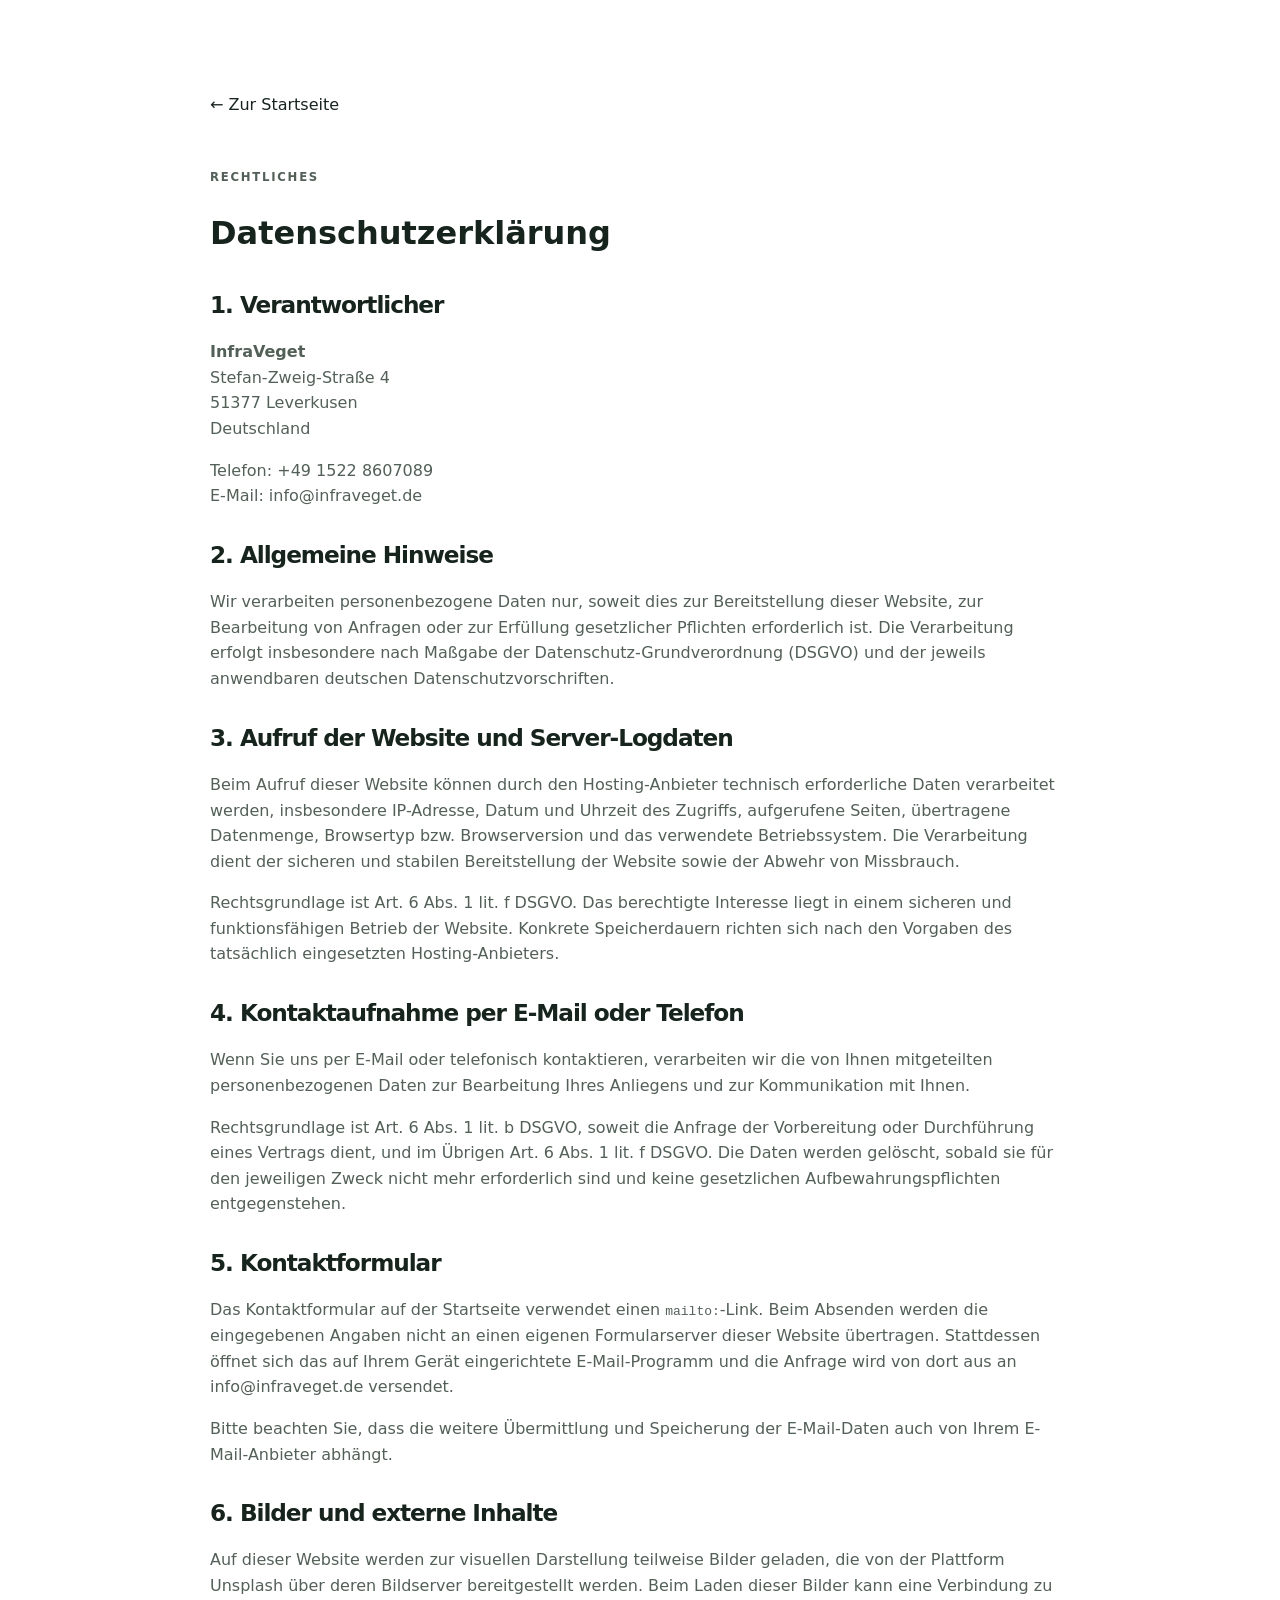
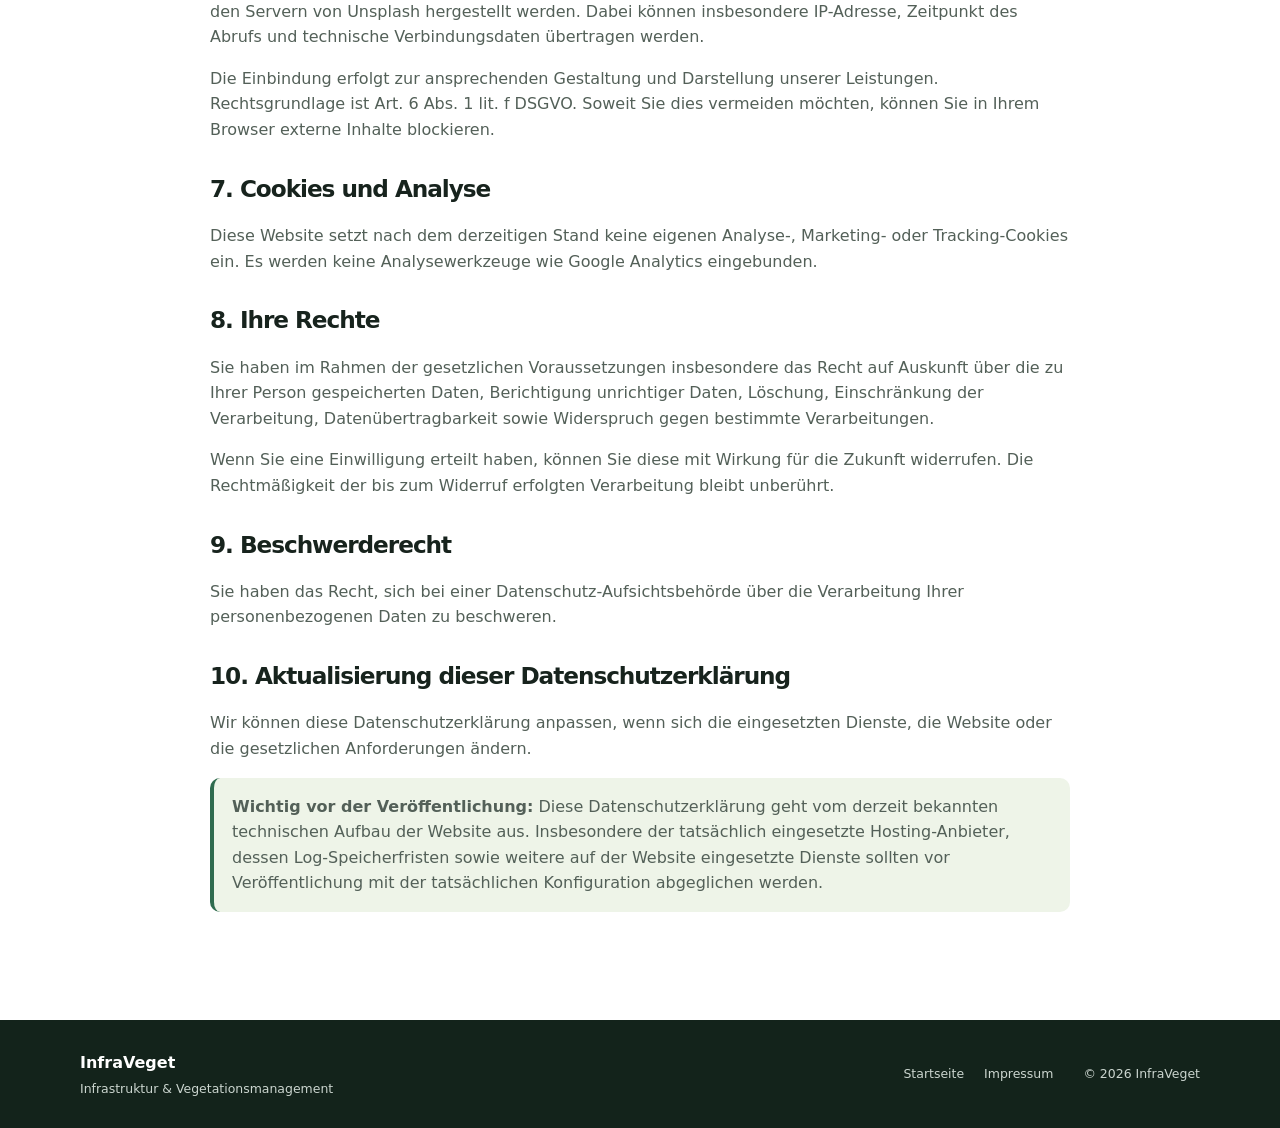
<file: datenschutz.html>
<!doctype html>
<html lang="de">
<head><meta charset="utf-8"><meta name="viewport" content="width=device-width,initial-scale=1"><title>Datenschutzerklärung | InfraVeget</title><link rel="icon" href="assets/logo.png" type="image/png"><link rel="stylesheet" href="styles.css"></head>
<body>
<main class="section"><div class="container legal-page">
<a href="index.html">← Zur Startseite</a>
<p class="eyebrow" style="margin-top:50px">Rechtliches</p>
<h1>Datenschutzerklärung</h1>

<h2>1. Verantwortlicher</h2>
<p><strong>InfraVeget</strong><br>Stefan-Zweig-Straße 4<br>51377 Leverkusen<br>Deutschland</p>
<p>Telefon: +49 1522 8607089<br>E-Mail: <a href="mailto:info@infraveget.de">info@infraveget.de</a></p>

<h2>2. Allgemeine Hinweise</h2>
<p>Wir verarbeiten personenbezogene Daten nur, soweit dies zur Bereitstellung dieser Website, zur Bearbeitung von Anfragen oder zur Erfüllung gesetzlicher Pflichten erforderlich ist. Die Verarbeitung erfolgt insbesondere nach Maßgabe der Datenschutz-Grundverordnung (DSGVO) und der jeweils anwendbaren deutschen Datenschutzvorschriften.</p>

<h2>3. Aufruf der Website und Server-Logdaten</h2>
<p>Beim Aufruf dieser Website können durch den Hosting-Anbieter technisch erforderliche Daten verarbeitet werden, insbesondere IP-Adresse, Datum und Uhrzeit des Zugriffs, aufgerufene Seiten, übertragene Datenmenge, Browsertyp bzw. Browserversion und das verwendete Betriebssystem. Die Verarbeitung dient der sicheren und stabilen Bereitstellung der Website sowie der Abwehr von Missbrauch.</p>
<p>Rechtsgrundlage ist Art. 6 Abs. 1 lit. f DSGVO. Das berechtigte Interesse liegt in einem sicheren und funktionsfähigen Betrieb der Website. Konkrete Speicherdauern richten sich nach den Vorgaben des tatsächlich eingesetzten Hosting-Anbieters.</p>

<h2>4. Kontaktaufnahme per E-Mail oder Telefon</h2>
<p>Wenn Sie uns per E-Mail oder telefonisch kontaktieren, verarbeiten wir die von Ihnen mitgeteilten personenbezogenen Daten zur Bearbeitung Ihres Anliegens und zur Kommunikation mit Ihnen.</p>
<p>Rechtsgrundlage ist Art. 6 Abs. 1 lit. b DSGVO, soweit die Anfrage der Vorbereitung oder Durchführung eines Vertrags dient, und im Übrigen Art. 6 Abs. 1 lit. f DSGVO. Die Daten werden gelöscht, sobald sie für den jeweiligen Zweck nicht mehr erforderlich sind und keine gesetzlichen Aufbewahrungspflichten entgegenstehen.</p>

<h2>5. Kontaktformular</h2>
<p>Das Kontaktformular auf der Startseite verwendet einen <code>mailto:</code>-Link. Beim Absenden werden die eingegebenen Angaben nicht an einen eigenen Formularserver dieser Website übertragen. Stattdessen öffnet sich das auf Ihrem Gerät eingerichtete E-Mail-Programm und die Anfrage wird von dort aus an <a href="mailto:info@infraveget.de">info@infraveget.de</a> versendet.</p>
<p>Bitte beachten Sie, dass die weitere Übermittlung und Speicherung der E-Mail-Daten auch von Ihrem E-Mail-Anbieter abhängt.</p>

<h2>6. Bilder und externe Inhalte</h2>
<p>Auf dieser Website werden zur visuellen Darstellung teilweise Bilder geladen, die von der Plattform Unsplash über deren Bildserver bereitgestellt werden. Beim Laden dieser Bilder kann eine Verbindung zu den Servern von Unsplash hergestellt werden. Dabei können insbesondere IP-Adresse, Zeitpunkt des Abrufs und technische Verbindungsdaten übertragen werden.</p>
<p>Die Einbindung erfolgt zur ansprechenden Gestaltung und Darstellung unserer Leistungen. Rechtsgrundlage ist Art. 6 Abs. 1 lit. f DSGVO. Soweit Sie dies vermeiden möchten, können Sie in Ihrem Browser externe Inhalte blockieren.</p>

<h2>7. Cookies und Analyse</h2>
<p>Diese Website setzt nach dem derzeitigen Stand keine eigenen Analyse-, Marketing- oder Tracking-Cookies ein. Es werden keine Analysewerkzeuge wie Google Analytics eingebunden.</p>

<h2>8. Ihre Rechte</h2>
<p>Sie haben im Rahmen der gesetzlichen Voraussetzungen insbesondere das Recht auf Auskunft über die zu Ihrer Person gespeicherten Daten, Berichtigung unrichtiger Daten, Löschung, Einschränkung der Verarbeitung, Datenübertragbarkeit sowie Widerspruch gegen bestimmte Verarbeitungen.</p>
<p>Wenn Sie eine Einwilligung erteilt haben, können Sie diese mit Wirkung für die Zukunft widerrufen. Die Rechtmäßigkeit der bis zum Widerruf erfolgten Verarbeitung bleibt unberührt.</p>

<h2>9. Beschwerderecht</h2>
<p>Sie haben das Recht, sich bei einer Datenschutz-Aufsichtsbehörde über die Verarbeitung Ihrer personenbezogenen Daten zu beschweren.</p>

<h2>10. Aktualisierung dieser Datenschutzerklärung</h2>
<p>Wir können diese Datenschutzerklärung anpassen, wenn sich die eingesetzten Dienste, die Website oder die gesetzlichen Anforderungen ändern.</p>

<p class="legal-note"><strong>Wichtig vor der Veröffentlichung:</strong> Diese Datenschutzerklärung geht vom derzeit bekannten technischen Aufbau der Website aus. Insbesondere der tatsächlich eingesetzte Hosting-Anbieter, dessen Log-Speicherfristen sowie weitere auf der Website eingesetzte Dienste sollten vor Veröffentlichung mit der tatsächlichen Konfiguration abgeglichen werden.</p>
</div></main>
<footer><div class="container footer-grid"><div><strong>InfraVeget</strong><p>Infrastruktur & Vegetationsmanagement</p></div><div><a href="index.html">Startseite</a><a href="impressum.html">Impressum</a></div><div>© <span id="year"></span> InfraVeget</div></div></footer>
<script src="script.js"></script>
</body></html>
</file>
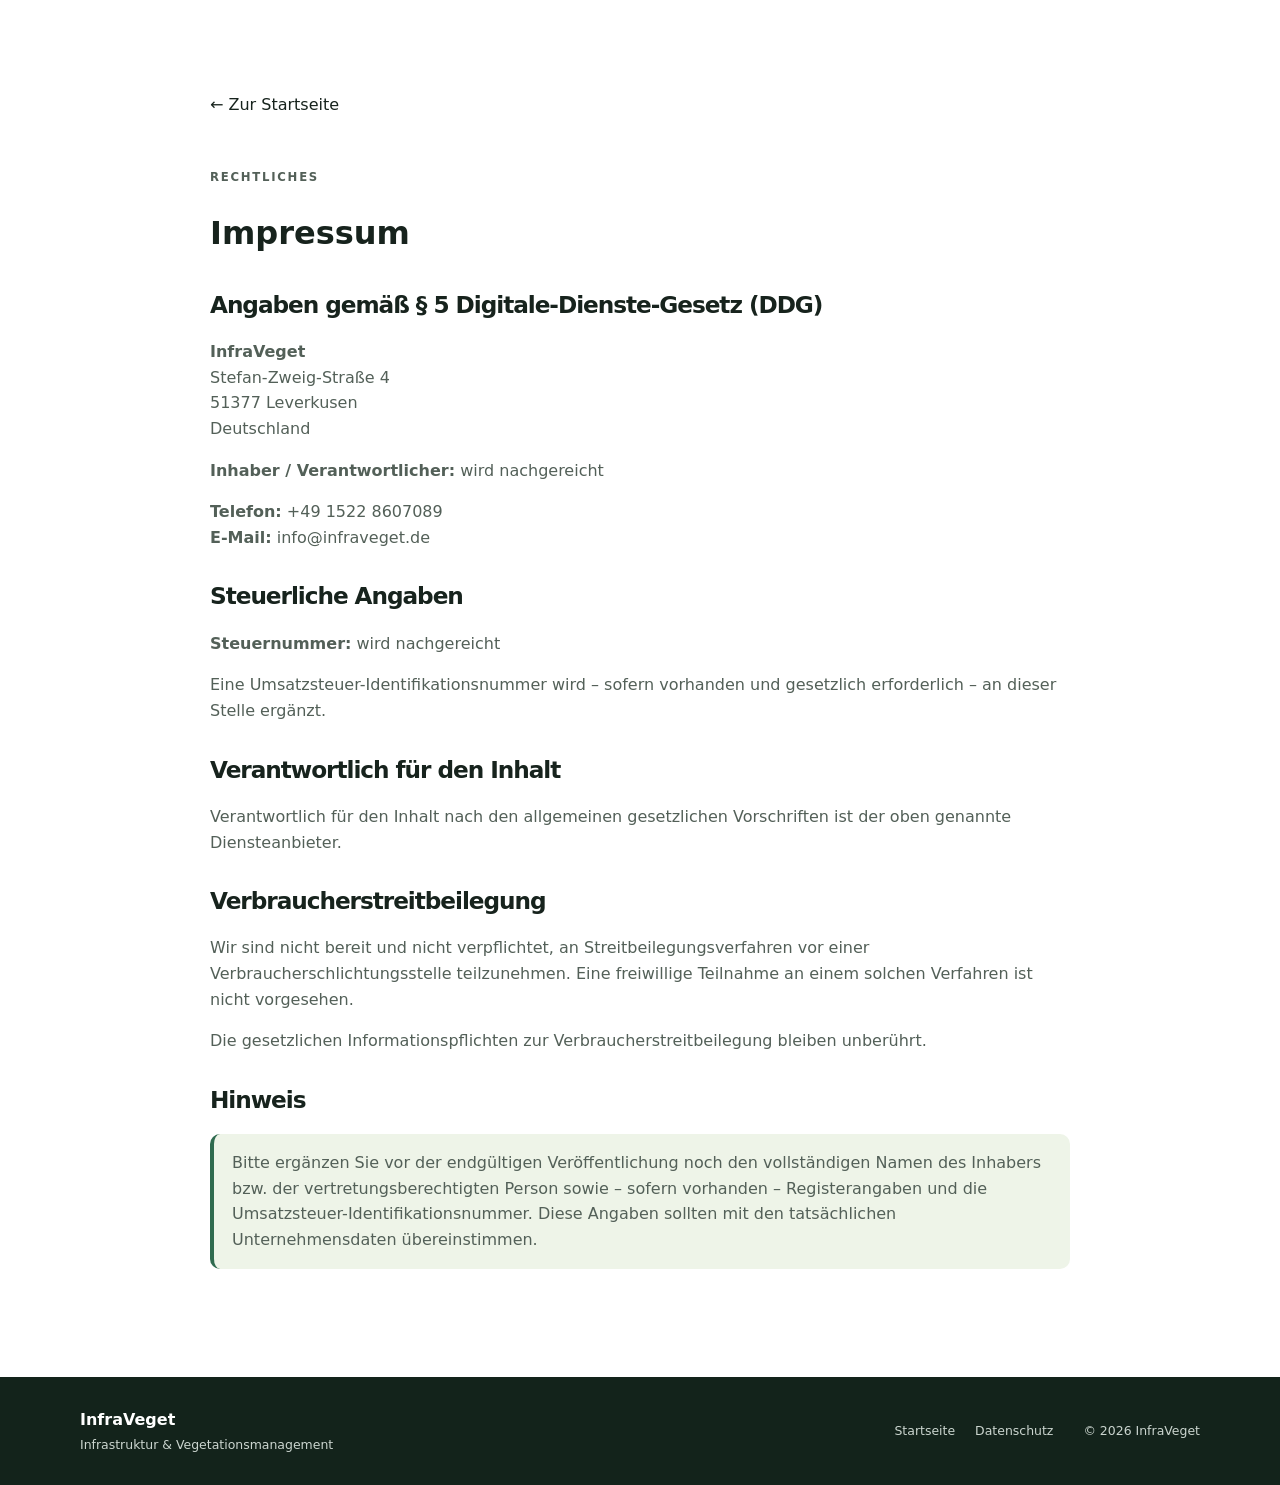
<file: impressum.html>
<!doctype html>
<html lang="de">
<head><meta charset="utf-8"><meta name="viewport" content="width=device-width,initial-scale=1"><title>Impressum | InfraVeget</title><link rel="icon" href="assets/logo.png" type="image/png"><link rel="stylesheet" href="styles.css"></head>
<body>
<main class="section"><div class="container legal-page">
<a href="index.html">← Zur Startseite</a>
<p class="eyebrow" style="margin-top:50px">Rechtliches</p>
<h1>Impressum</h1>

<h2>Angaben gemäß § 5 Digitale-Dienste-Gesetz (DDG)</h2>
<p><strong>InfraVeget</strong><br>Stefan-Zweig-Straße 4<br>51377 Leverkusen<br>Deutschland</p>

<p><strong>Inhaber / Verantwortlicher:</strong> wird nachgereicht</p>
<p><strong>Telefon:</strong> +49 1522 8607089<br><strong>E-Mail:</strong> <a href="mailto:info@infraveget.de">info@infraveget.de</a></p>

<h2>Steuerliche Angaben</h2>
<p><strong>Steuernummer:</strong> wird nachgereicht</p>
<p>Eine Umsatzsteuer-Identifikationsnummer wird – sofern vorhanden und gesetzlich erforderlich – an dieser Stelle ergänzt.</p>

<h2>Verantwortlich für den Inhalt</h2>
<p>Verantwortlich für den Inhalt nach den allgemeinen gesetzlichen Vorschriften ist der oben genannte Diensteanbieter.</p>

<h2>Verbraucherstreitbeilegung</h2>
<p>Wir sind nicht bereit und nicht verpflichtet, an Streitbeilegungsverfahren vor einer Verbraucherschlichtungsstelle teilzunehmen. Eine freiwillige Teilnahme an einem solchen Verfahren ist nicht vorgesehen.</p>
<p>Die gesetzlichen Informationspflichten zur Verbraucherstreitbeilegung bleiben unberührt.</p>

<h2>Hinweis</h2>
<p class="legal-note">Bitte ergänzen Sie vor der endgültigen Veröffentlichung noch den vollständigen Namen des Inhabers bzw. der vertretungsberechtigten Person sowie – sofern vorhanden – Registerangaben und die Umsatzsteuer-Identifikationsnummer. Diese Angaben sollten mit den tatsächlichen Unternehmensdaten übereinstimmen.</p>
</div></main>
<footer><div class="container footer-grid"><div><strong>InfraVeget</strong><p>Infrastruktur & Vegetationsmanagement</p></div><div><a href="index.html">Startseite</a><a href="datenschutz.html">Datenschutz</a></div><div>© <span id="year"></span> InfraVeget</div></div></footer>
<script src="script.js"></script>
</body></html>
</file>
<file: styles.css>
:root{--green:#214b38;--green2:#2f6b4f;--lime:#a7c957;--cream:#f4f2e9;--ink:#17231d;--muted:#65716a;--line:#dce2dc;--white:#fff;--shadow:0 18px 55px rgba(24,48,35,.12)}
*{box-sizing:border-box}html{scroll-behavior:smooth}body{margin:0;font-family:Inter,ui-sans-serif,system-ui,-apple-system,BlinkMacSystemFont,"Segoe UI",sans-serif;color:var(--ink);line-height:1.6;background:#fff}a{color:inherit;text-decoration:none}.container{width:min(1120px,92%);margin:auto}
.site-header{position:sticky;top:0;z-index:20;background:rgba(255,255,255,.96);backdrop-filter:blur(12px);border-bottom:1px solid var(--line)}.nav{min-height:76px;display:flex;align-items:center;justify-content:space-between}.brand{display:flex;gap:10px;align-items:center}.brand-logo{width:70px;height:55px;object-fit:contain}.brand strong{display:block;font-size:1.08rem}.brand small{display:block;color:var(--muted);font-size:.68rem}.nav-links{display:flex;gap:28px;align-items:center;font-weight:650;font-size:.92rem}.nav-links a:hover{color:var(--green2)}.nav-cta{padding:10px 16px;border-radius:999px;background:var(--green);color:#fff}.menu-toggle{display:none;border:0;background:none;font-size:1.6rem}
.hero{position:relative;background:linear-gradient(135deg,#f5f5ec 0%,#eaf1e9 100%);padding:58px 0 62px;overflow:hidden}.hero-image{position:absolute;inset:0 0 0 54%;background:linear-gradient(90deg,#edf2e9 0%,rgba(237,242,233,.72) 18%,rgba(237,242,233,.1) 65%),url('https://images.unsplash.com/photo-1667289412310-e516ce195187?auto=format&fit=crop&fm=jpg&q=82&w=1800') center/cover;opacity:.92}.hero-grid{position:relative;z-index:1;display:grid;grid-template-columns:1.05fr .95fr;gap:58px;align-items:center}.hero-content{max-width:720px}.hero-logo{display:none}.eyebrow{text-transform:uppercase;letter-spacing:.15em;font-size:.73rem;font-weight:800;color:var(--green2);margin:0 0 12px}.hero h1{font-size:clamp(3rem,6vw,5.4rem);line-height:.98;letter-spacing:-.06em;margin:0 0 26px}.hero h1 span{color:var(--green2)}.hero-copy{font-size:1.15rem;color:#4d5a53;max-width:650px}.hero-copy strong{color:var(--green)}.price-badge{display:flex;gap:14px;align-items:center;margin-top:24px;padding:14px 18px;border:1px solid #d6e0d3;background:rgba(255,255,255,.78);border-radius:16px;max-width:520px}.price-badge span{background:var(--lime);color:#193121;border-radius:999px;padding:6px 11px;font-weight:900;font-size:.72rem;white-space:nowrap}.price-badge strong{font-size:.82rem}.hero-actions{display:flex;gap:12px;margin:30px 0}.btn{display:inline-flex;justify-content:center;align-items:center;border:0;border-radius:12px;padding:13px 20px;font-weight:800;cursor:pointer;font-size:.95rem}.btn-primary{background:var(--green);color:#fff}.btn-primary:hover{background:#173b2b}.btn-secondary{background:#fff;border:1px solid var(--line);color:var(--green)}.trust-row{display:grid;grid-template-columns:repeat(3,1fr);gap:16px;margin-top:38px}.trust-row div{border-left:2px solid var(--lime);padding-left:12px}.trust-row strong,.trust-row span{display:block}.trust-row strong{font-size:.86rem}.trust-row span{font-size:.72rem;color:var(--muted);line-height:1.35;margin-top:4px}.hero-card{background:var(--green);color:#fff;border-radius:28px;box-shadow:var(--shadow);position:relative;overflow:hidden}.hero-card-photo{height:185px;background:url('https://images.unsplash.com/photo-1768245076238-92a98be0a431?auto=format&fit=crop&fm=jpg&q=82&w=1400') center/cover}.hero-card-body{padding:30px 34px}.hero-card p{margin:0;color:#b8cfbc;text-transform:uppercase;letter-spacing:.14em;font-size:.7rem;font-weight:800}.hero-card h2{font-size:1.8rem;line-height:1.18;margin:8px 0 24px;letter-spacing:-.03em}.hero-card ul{list-style:none;padding:0;margin:0}.hero-card li{padding:11px 0;border-top:1px solid rgba(255,255,255,.16);font-size:.92rem}.hero-card li:before{content:"✓";color:var(--lime);font-weight:900;margin-right:10px}
.section{padding:92px 0}.alt{background:var(--cream)}.two-col{display:grid;grid-template-columns:1fr 1fr;gap:80px}.section h2{font-size:clamp(2rem,4vw,3.4rem);line-height:1.05;letter-spacing:-.045em;margin:0 0 22px}.intro p{color:#536058}.intro .muted{font-size:.92rem}.intro-photo{min-height:420px;border-radius:26px;background:url('https://images.unsplash.com/photo-1543309959-4d45288d1629?auto=format&fit=crop&fm=jpg&q=82&w=1600') center/cover;box-shadow:var(--shadow)}.section-head{display:flex;justify-content:space-between;align-items:end;gap:40px;margin-bottom:38px}.section-head>p{max-width:390px;color:var(--muted);margin:0}.cards{display:grid;grid-template-columns:repeat(3,1fr);gap:18px}.card{background:#fff;border:1px solid var(--line);border-radius:18px;padding:0 25px 25px;min-height:285px;overflow:hidden;transition:.2s}.card:hover{transform:translateY(-4px);box-shadow:var(--shadow)}.card-image{height:135px;margin:0 -25px 20px;background-size:cover;background-position:center}.tree-image{background-image:url('https://images.unsplash.com/photo-1667289412310-e516ce195187?auto=format&fit=crop&fm=jpg&q=82&w=1000')}.garden-image{background-image:url('https://images.unsplash.com/photo-1543309959-4d45288d1629?auto=format&fit=crop&fm=jpg&q=82&w=1000')}.property-image{background-image:url('https://images.unsplash.com/photo-1768245076238-92a98be0a431?auto=format&fit=crop&fm=jpg&q=82&w=1000')}.icon{font-size:1.7rem;margin-bottom:12px}.card h3{margin:0 0 9px;font-size:1.1rem}.card p{margin:0;color:var(--muted);font-size:.9rem}
.gallery-section{background:#fbfcfa}.gallery{display:grid;grid-template-columns:1.35fr 1fr 1fr;gap:16px}.gallery-item{position:relative;height:310px;border-radius:20px;overflow:hidden;background:#ddd}.gallery-item.large{height:310px}.gallery-item img{width:100%;height:100%;object-fit:cover;display:block;transition:transform .35s}.gallery-item:hover img{transform:scale(1.04)}.gallery-item:after{content:"";position:absolute;inset:45% 0 0;background:linear-gradient(transparent,rgba(0,0,0,.68))}.gallery-item span{position:absolute;z-index:2;left:20px;bottom:18px;color:#fff;font-weight:800;font-size:.95rem}
.season-grid{display:grid;grid-template-columns:repeat(4,1fr);gap:16px}.season{border-top:3px solid var(--green);padding-top:18px}.season span{font-size:.7rem;color:var(--green2);font-weight:900;letter-spacing:.12em}.season h3{font-size:1.35rem;margin:7px 0}.season p{color:var(--muted);font-size:.9rem}.price-section{background:#eef4e8}.price-grid{display:grid;grid-template-columns:1fr 1fr;gap:80px;align-items:center}.price-grid p{color:#536058}.price-grid .btn{margin-top:12px}
.dark{background:var(--green);color:#fff}.dark .eyebrow{color:var(--lime)}.promise-grid{display:grid;grid-template-columns:repeat(4,1fr);gap:30px;margin-top:46px}.promise-grid>div{border-top:1px solid rgba(255,255,255,.25);padding-top:18px}.promise-grid strong{color:var(--lime);font-size:.75rem}.promise-grid h3{margin:8px 0}.promise-grid p{color:#c5d2ca;font-size:.88rem}
.cta-section{background:#f7f8f4}.contact-grid{display:grid;grid-template-columns:1fr 1fr;gap:80px}.contact-details{display:grid;gap:14px;margin-top:32px}.contact-details a,.contact-details div{padding:14px 0;border-bottom:1px solid var(--line);font-weight:700}.contact-details span{display:block;text-transform:uppercase;letter-spacing:.1em;font-size:.65rem;color:var(--muted);font-weight:800;margin-bottom:2px}.contact-form{background:#fff;padding:30px;border-radius:20px;border:1px solid var(--line);box-shadow:var(--shadow)}label{display:block;font-size:.8rem;font-weight:800;margin-bottom:14px}input,textarea{width:100%;font:inherit;margin-top:6px;border:1px solid #ccd5ce;border-radius:10px;padding:12px;background:#fbfcfa;outline:none}input:focus,textarea:focus{border-color:var(--green2);box-shadow:0 0 0 3px rgba(47,107,79,.1)}textarea{resize:vertical}.contact-form .btn{width:100%;margin-top:5px}.contact-form small{display:block;color:var(--muted);font-size:.68rem;margin-top:12px}.optional{color:var(--muted);font-weight:500}
footer{background:#13231b;color:#cbd5cf;padding:30px 0}.footer-grid{display:grid;grid-template-columns:1fr auto auto;gap:30px;align-items:center;font-size:.78rem}.footer-grid strong{color:#fff;font-size:1rem}.footer-grid p{margin:3px 0 0}.footer-grid a{margin-left:20px}.footer-grid a:hover{color:#fff}
.legal-page{max-width:860px}.legal-page h2{font-size:1.45rem;margin-top:34px}.legal-page h3{font-size:1.05rem;margin-top:25px}.legal-page p,.legal-page li{color:#536058}.legal-page ul{padding-left:20px}.legal-note{padding:16px 18px;background:#eef4e8;border-left:4px solid var(--green2);border-radius:10px}
@media(max-width:850px){.nav-links{display:none;position:absolute;left:4%;right:4%;top:70px;background:#fff;border:1px solid var(--line);border-radius:14px;padding:14px;flex-direction:column;align-items:stretch;box-shadow:var(--shadow)}.nav-links.open{display:flex}.nav-links a{padding:9px 10px}.menu-toggle{display:block}.hero-image{left:0;opacity:.22}.hero-grid,.two-col,.contact-grid,.price-grid{grid-template-columns:1fr;gap:42px}.hero{padding-top:45px}.hero-card{max-width:620px}.cards{grid-template-columns:repeat(2,1fr)}.season-grid{grid-template-columns:repeat(2,1fr)}.promise-grid{grid-template-columns:repeat(2,1fr)}.gallery{grid-template-columns:1fr 1fr}.gallery-item.large{grid-column:1/-1}.section-head{display:block}.section-head>p{margin-top:15px}.footer-grid{grid-template-columns:1fr}.footer-grid a{margin:0 18px 0 0}}
@media(max-width:560px){.brand-logo{width:50px;height:40px}.brand small{display:none}.hero h1{font-size:3rem}.trust-row,.cards,.season-grid,.promise-grid,.gallery{grid-template-columns:1fr}.hero-card{border-radius:20px}.hero-card-body{padding:25px}.section{padding:65px 0}.hero-actions{flex-direction:column}.btn{width:100%}.price-badge{align-items:flex-start;flex-direction:column}.gallery-item,.gallery-item.large{height:260px}.intro-photo{min-height:300px}}
</file>
